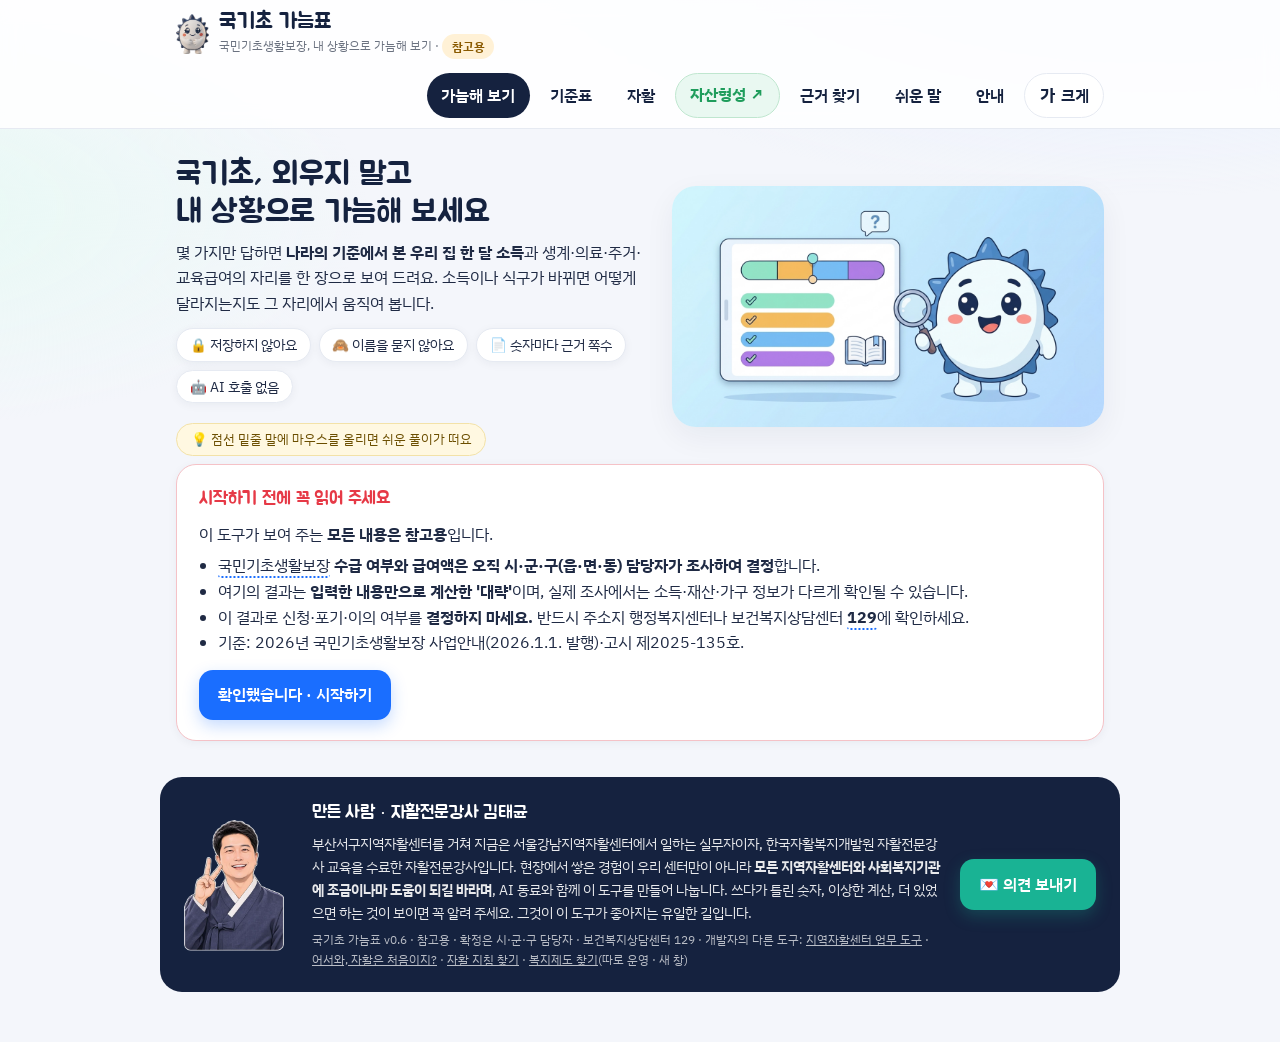
<file: index.html>
<!doctype html>
<html lang="ko">
<head>
<meta charset="utf-8">
<meta name="viewport" content="width=device-width, initial-scale=1">
<title>국기초 가늠표</title>
<meta name="description" content="국민기초생활보장 수급을 내 상황으로 가늠해 보는 참고용 도구. 확정은 시·군·구 담당자가 합니다.">
<link rel="stylesheet" href="css/style.css?v=19">
</head>
<body>
<header class="top">
  <div class="wrap">
    <div class="brand">
      <img src="img/전신_미소.png" alt="굿균">
      <div><h1>국기초 가늠표</h1><div class="tag">국민기초생활보장, 내 상황으로 가늠해 보기 · <span class="badge">참고용</span></div></div>
    </div>
    <nav class="tabs">
      <button data-go="gate" class="on">가늠해 보기</button>
      <button data-go="table">기준표</button>
      <button data-go="jahwal">자활</button>
      <a class="navlink" href="asset/" id="nav-asset" target="_blank" rel="noopener" title="자산형성 길잡이 (새 창)">자산형성 ↗</a>
      <button data-go="search">근거 찾기</button>
      <button data-go="terms">쉬운 말</button>
      <button data-go="about">안내</button>
    </nav>
  </div>
</header>

<main class="wrap">
  <!-- ① 들어가기: 히어로 + 면책 -->
  <section id="v-gate" class="view on">
    <div class="hero">
      <div>
        <h2>국기초, 외우지 말고<br>내 상황으로 가늠해 보세요</h2>
        <p>몇 가지만 답하면 <b>나라의 기준에서 본 우리 집 한 달 소득</b>과 생계·의료·주거·교육급여의 자리를 한 장으로 보여 드려요. 소득이나 식구가 바뀌면 어떻게 달라지는지도 그 자리에서 움직여 봅니다.</p>
        <div class="reassure"><span>🔒 저장하지 않아요</span><span>🙈 이름을 묻지 않아요</span><span>📄 숫자마다 근거 쪽수</span><span>🤖 AI 호출 없음</span></div>
        <div class="tip">💡 점선 밑줄 말에 마우스를 올리면 쉬운 풀이가 떠요</div>
      </div>
      <img src="img/hero.png?v=2" alt="가늠표 한 장을 돋보기로 살펴보는 굿균 — 묻고, 가늠하고, 근거를 연다">
    </div>
    <div class="gate">
      <h3>시작하기 전에 꼭 읽어 주세요</h3>
      <p style="margin:.2rem 0">이 도구가 보여 주는 <b>모든 내용은 참고용</b>입니다.</p>
      <ul>
        <li>국민기초생활보장 <b>수급 여부와 급여액은 오직 시·군·구(읍·면·동) 담당자가 조사하여 결정</b>합니다.</li>
        <li>여기의 결과는 <b>입력한 내용만으로 계산한 '대략'</b>이며, 실제 조사에서는 소득·재산·가구 정보가 다르게 확인될 수 있습니다.</li>
        <li>이 결과로 신청·포기·이의 여부를 <b>결정하지 마세요.</b> 반드시 주소지 행정복지센터나 보건복지상담센터 <b>129</b>에 확인하세요.</li>
        <li>기준: 2026년 국민기초생활보장 사업안내(2026.1.1. 발행)·고시 제2025-135호.</li>
      </ul>
      <div class="btns"><button id="agree">확인했습니다 · 시작하기</button></div>
    </div>
  </section>

  <!-- 갈래 고르기 -->
  <section id="v-mode" class="view">
    <h2>어떻게 시작할까요?</h2>
    <div class="row">
      <div class="card pick" data-go="free">
        <img src="img/전신_생각중.png" alt="">
        <div><h3>내 상황을 글로 쓸게요</h3><p class="muted" style="margin:0">"서울 강남에 월세 60만원으로 살고 아이가 2명, 월급 80만원에 국민연금 20만원 받아요" 처럼 편하게. 읽어 드리고 빠진 것만 여쭤 봐요.</p></div>
      </div>
      <div class="card pick" data-go="interview">
        <img src="img/듣기.png" alt="">
        <div><h3>질문에 답할게요</h3><p class="muted" style="margin:0">막막하면 이쪽. 한 화면에 질문 하나씩, 꼭 필요한 것만. 질문 아래에 어려운 말 풀이가 같이 나와요. 모르면 '모름'.</p></div>
      </div>
      <div class="card pick" data-go="cases">
        <img src="img/전신_궁금.png" alt="">
        <div><h3>가상 사례로 연습할게요</h3><p class="muted" style="margin:0">실무자 훈련용. 가상의 상담일지 다섯 건을 읽고 직접 입력해 보거나, 정답 가늠표를 바로 봐요. 인물·숫자는 전부 가상.</p></div>
      </div>
    </div>
    <div class="tip">💡 <b>점선 밑줄</b>이 있는 말에 <b>마우스를 올리면</b>(폰은 톡 누르면) 쉬운 풀이가 떠요. 한번 해 보세요 → <span class="term" data-term="소득인정액">소득인정액</span></div>
  </section>

  <!-- 기준표 -->
  <section id="v-table" class="view">
    <h2>2026년 기준표 — 가구원 수별 기준 중위소득과 급여별 선정기준</h2>
    <p class="muted">이 표 하나면 "우리 집 몇 인 가구, 선은 얼마"가 바로 보여요. 아래 버튼으로 그림(PNG)으로 저장해 교육 자료나 상담 자리에 쓰세요. 숫자는 고시 제2025-135호 그대로예요.</p>
    <div id="ktable"></div>
  </section>

  <!-- 갈래 A: 자유 글 -->
  <section id="v-free" class="view">
    <h2>내 상황을 글로 써 주세요</h2>
    <div class="card">
      <textarea id="free-text" placeholder="예) 나는 55살이고 부산에서 혼자 살아. 월세 보증금 500만원에 월세 35만원. 자활근로로 120만원 받고 통장에 300만원쯤 있어. 차는 없고 대출 200만원."></textarea>
      <div class="btns"><button id="free-read">읽어 보기</button><button class="ghost" data-go="mode">뒤로</button></div>
    </div>
    <div id="free-card"></div>
  </section>

  <!-- 갈래 B: 질문 -->
  <section id="v-interview" class="view">
    <div class="progress"><i id="prog" style="width:0%"></i></div>
    <div class="iv-grid">
      <div id="iv" class="card"></div>
      <aside class="gg-side"><div class="bubble" id="gg-say">하나씩 천천히요. 모르면 '모름'이에요.</div><img id="gg-img" src="img/듣기.png" alt="굿균"></aside>
    </div>
  </section>

  <!-- 가늠표 -->
  <section id="v-result" class="view">
    <div id="sheet"></div>
    <div class="btns noprint">
      <button id="to-change">무엇이 바뀌면? 움직여 보기 →</button>
      <button class="ghost" id="print">인쇄 · PDF로 저장</button>
      <button class="ghost" id="edit-back">입력 고치기</button>
      <button class="ghost" id="restart">처음부터</button>
    </div>
  </section>

  <!-- 가상 사례 -->
  <section id="v-cases" class="view"><div id="cases"></div></section>

  <!-- 자활 탭 -->
  <section id="v-jahwal" class="view"><div id="jahwal"></div></section>

  <!-- 변화 보기 -->
  <section id="v-change" class="view"><div id="change"></div></section>

  <!-- 근거 찾기 -->
  <section id="v-search" class="view">
    <h2>근거 찾기</h2>
    <div class="notice soft">여기서는 <b>답을 만들지 않아요.</b> 현장 말로 치면 2026년 사업안내·자활사업안내에서 <b>관련 쪽수와 제목</b>을 찾아 드려요. 원문은 그 쪽을 직접 열어 확인하세요. 적용 여부는 담당자가 판단해요.</div>
    <div class="card">
      <input type="text" id="sq" placeholder="예) 군대 간 아들, 용돈, 차, 통장, 자활근로 공제, 부양의무자, 이의신청">
      <div class="btns"><button id="sgo">찾기</button></div>
      <div class="chips small" id="sq-examples" style="margin-top:10px"></div>
    </div>
    <div id="sres"></div>
  </section>

  <!-- 쉬운 말 -->
  <section id="v-terms" class="view">
    <h2>정말 쉬운 용어 사전</h2>
    <p class="muted">국기초에서 나오는 말을 초등학생도 알아듣게 풀었어요. 정확한 정의는 사업안내 원문이 기준이고, 이건 '먼저 감 잡기'용이에요.</p>
    <div class="card"><input type="text" id="tq" placeholder="찾을 말 (예: 소득인정액, 부양의무자, 기본재산액)"><div class="btns"><button class="ghost" id="t-print">🖨️ A4로 인쇄 (용어 카드)</button></div></div>
    <div id="tlist"></div>
  </section>

  <!-- 안내 -->
  <section id="v-about" class="view">
    <h2>이 도구는</h2>
    <div class="card">
      <p>지역자활센터 실무자와 자활 참여자가 <b>국민기초생활보장 제도를 내 상황으로 가늠해 보고, 근거가 되는 쪽을 바로 찾아보게</b> 하려고 만든 참고용 도구예요. 상담하듯 몇 가지를 묻고, 한 장짜리 가늠표를 보여 주고, 소득이나 가구원이 바뀌면 어떻게 달라지는지 그 자리에서 움직여 봐요.</p>
      <ul>
        <li><b>답을 지어내지 않아요.</b> 계산은 사업안내의 산식과 그해 고시 숫자로만 하고, 모든 숫자 옆에 쪽수를 달아요. 근거 찾기는 쪽수와 제목만 알려 주고 원문은 직접 열게 해요(사업안내는 무단전재·무단인용 금지 표기가 있어 본문을 싣지 않아요).</li>
        <li><b>저장하지 않아요.</b> 서버가 없고 계산은 이 브라우저 안에서만 돼요. 이름·주민번호·연락처 칸이 없어요.</li>
        <li><b>확정은 담당자가 해요.</b> 시작 전, 결과지 머리와 꼬리, 인쇄물에 같은 말을 반복해 둔 이유예요.</li>
        <li><b>자활 탭과 가상 사례.</b> 「자활」 탭은 사업안내 가운데 자활센터가 매일 만나는 부분(참여 자격·자활근로 유형·소득공제·특례·자산형성)만 떼어 모은 것이고, 「가상 사례」는 실무자 훈련용 상담일지 5건이에요(인물·숫자 전부 가상).</li>
        <li><b>자산형성 길잡이.</b> 「자산형성 ↗」(<a href="asset/" target="_blank" rel="noopener">asset/</a>)은 희망저축계좌Ⅰ·Ⅱ·청년내일저축계좌만 따로 모은 화면이에요 — 가입 자격 가늠, 통장 비교·3년 어림, 가입 뒤 유지·만기, 담당자 상담·사례, 쉬운 말. 가늠표 결과에서 넘어가면 우리 집 숫자를 이어받아요(저장 없음).</li>
        <li><b>매년 바뀌어요.</b> 7월 말 중앙생활보장위원회 → 8월 초 고시 → 다음 해 1월 1일 사업안내. 숫자 파일만 갈아 끼워요. 지금은 2026년 판이에요.</li>
      </ul>
      <p class="muted">원문: 보건복지부 고시 제2025-135호 「2026년 기준 중위소득 및 생계·의료급여 선정기준과 최저보장수준」 · 『2026년 국민기초생활보장 사업안내』(2026.1.1.) · 『2026년 자활사업안내』 · 복지부 보도자료 2025-07-31, 2026-01-01.</p>
      <p class="other-tool"><b>개발자의 다른 도구</b> — <a href="https://jahwalktg.github.io/jahwal-tools/" target="_blank" rel="noopener">지역자활센터 업무 도구</a>: 실무자용 계산기·서식·명단·홍보 도구 모음(저장 없음) · <a href="https://jahwalktg.github.io/jahwal-start/" target="_blank" rel="noopener">어서와, 자활은 처음이지?</a>: 신입 실무자를 위한 쉬운 말 사전과 업무 절차 안내 · <a href="https://jahwalktg.github.io/jahwal-search/" target="_blank" rel="noopener">자활 지침 찾기</a>: 낱말 하나로 자활사업 안내·자산형성 안내·국민기초생활보장 안내의 쪽수와 문장을 바로 찾기 · <a href="https://jahwalktg.github.io/bokjiro-search/" target="_blank" rel="noopener">복지제도 찾기</a>: 대상자 조건으로 복지로의 중앙부처·지자체 제도를 찾아 원문·문의처·날짜까지. <span class="muted">이 도구와 따로 운영 · 새 창</span></p>
      <p class="muted">굿균은 화면 안에서만 사는 '화면 속 안내자'예요. 화면 밖의 판단은 언제나 사람 몫이고요.</p>
    </div>
  </section>
</main>

<div id="pop" class="pop" hidden></div>
<div id="modal" hidden></div>

<footer>
  <div class="maker">
    <img src="img/maker_v.webp" alt="만든 사람 김태균 캐릭터">
    <div>
      <h3>만든 사람 · 자활전문강사 김태균</h3>
      <p>부산서구지역자활센터를 거쳐 지금은 서울강남지역자활센터에서 일하는 실무자이자, 한국자활복지개발원 자활전문강사 교육을 수료한 자활전문강사입니다. 현장에서 쌓은 경험이 우리 센터만이 아니라 <b>모든 지역자활센터와 사회복지기관에 조금이나마 도움이 되길 바라며</b>, AI 동료와 함께 이 도구를 만들어 나눕니다. 쓰다가 틀린 숫자, 이상한 계산, 더 있었으면 하는 것이 보이면 꼭 알려 주세요. 그것이 이 도구가 좋아지는 유일한 길입니다.</p>
      <div class="mini">국기초 가늠표 v0.6 · 참고용 · 확정은 시·군·구 담당자 · 보건복지상담센터 129 · 개발자의 다른 도구: <a href="https://jahwalktg.github.io/jahwal-tools/" target="_blank" rel="noopener">지역자활센터 업무 도구</a> · <a href="https://jahwalktg.github.io/jahwal-start/" target="_blank" rel="noopener">어서와, 자활은 처음이지?</a> · <a href="https://jahwalktg.github.io/jahwal-search/" target="_blank" rel="noopener">자활 지침 찾기</a> · <a href="https://jahwalktg.github.io/bokjiro-search/" target="_blank" rel="noopener">복지제도 찾기</a>(따로 운영 · 새 창)</div>
    </div>
    <button class="mint" id="fb-open">💌 의견 보내기</button>
  </div>
</footer>
<script src="js/fontsize.js?v=2" defer></script>
<script type="module" src="js/app.js?v=19"></script>
<script src="https://jahwalktg.github.io/contact.js" defer></script>
</body>
</html>
</file>
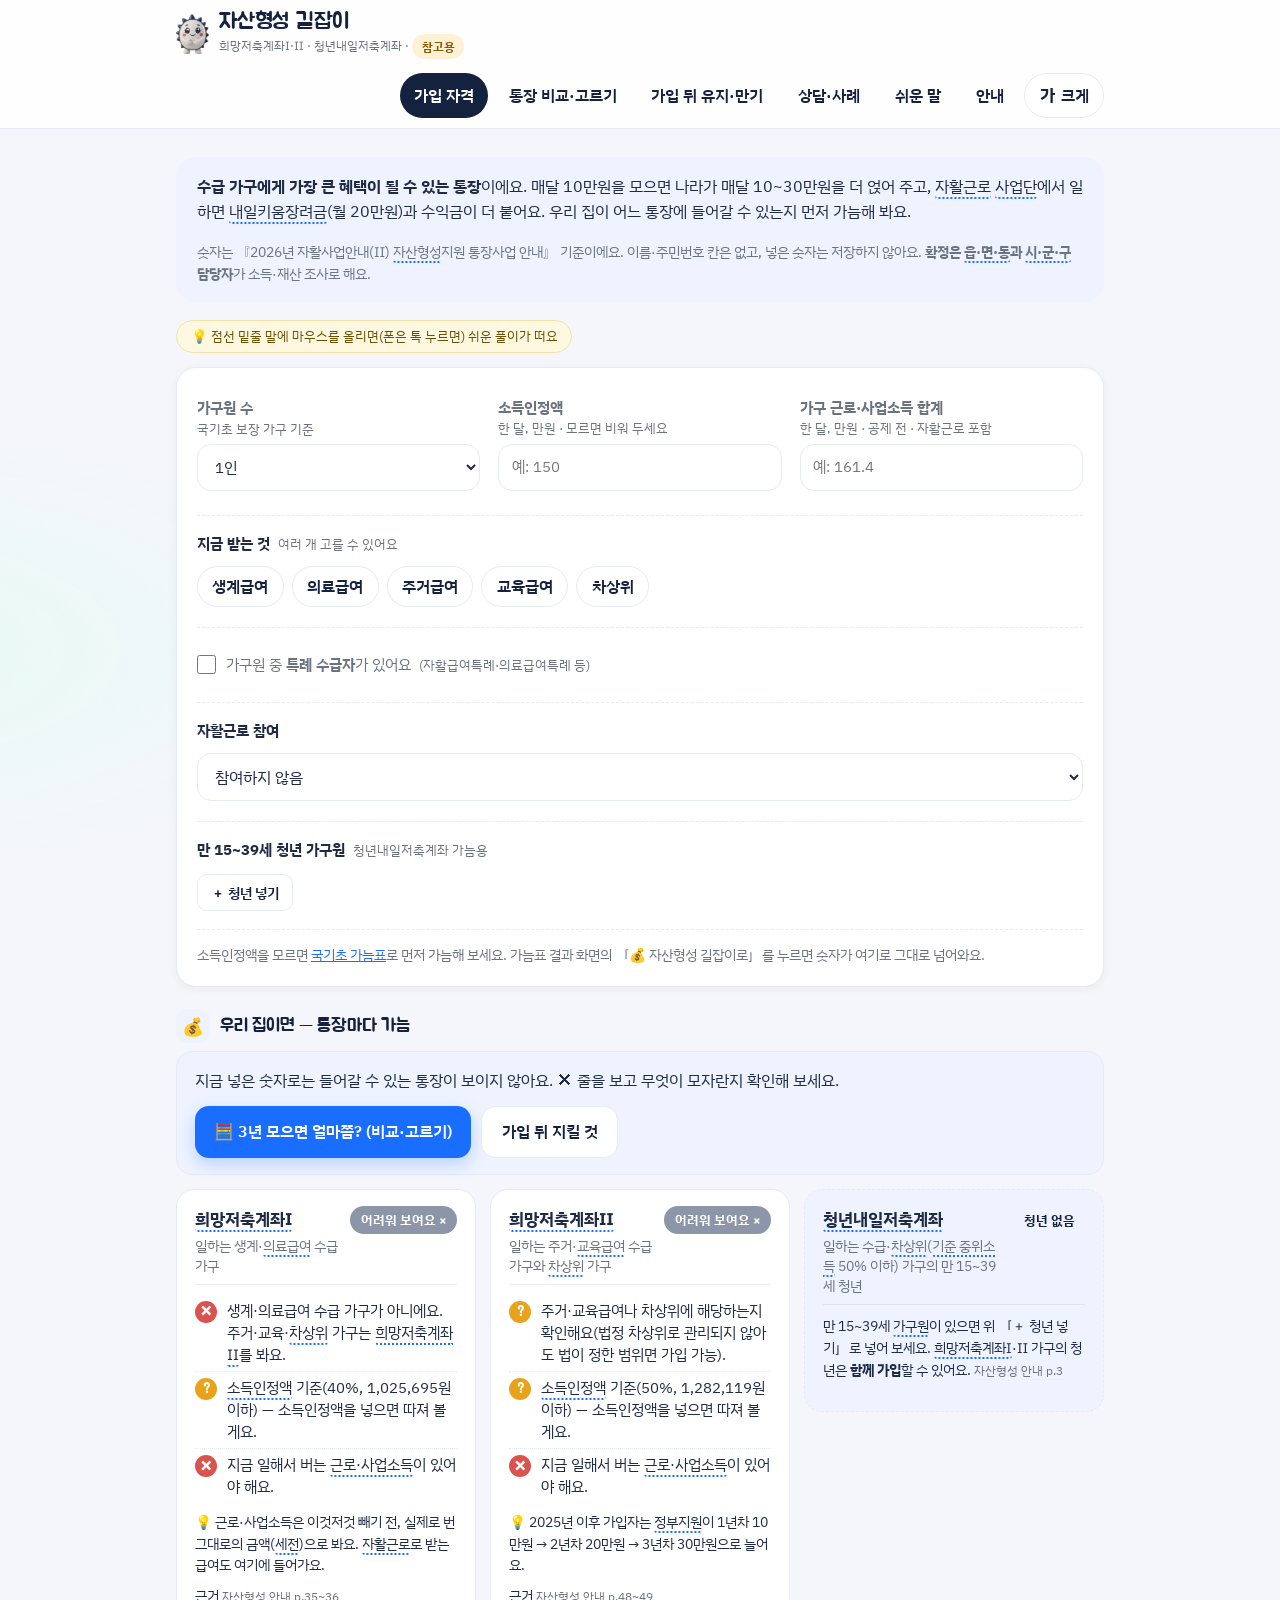
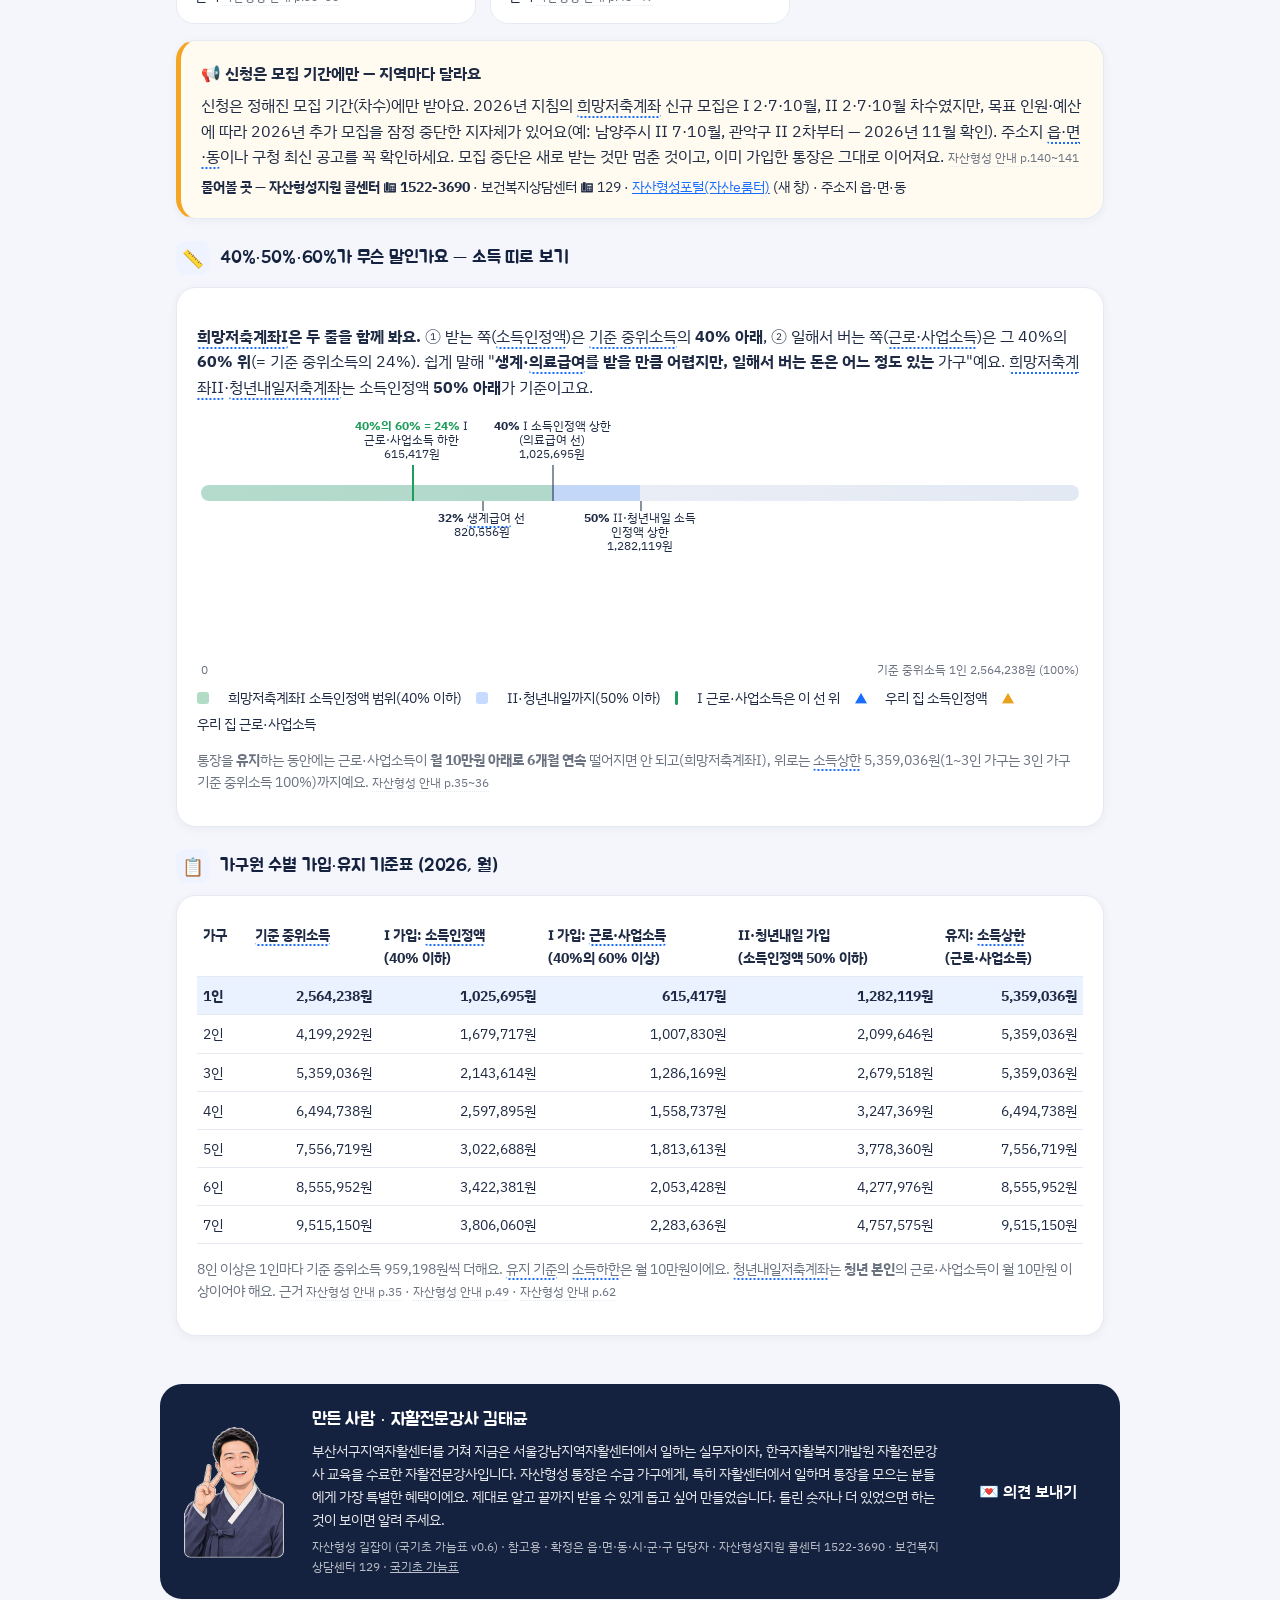
<file: asset/index.html>
<!doctype html>
<html lang="ko">
<head>
<meta charset="utf-8">
<meta name="viewport" content="width=device-width, initial-scale=1">
<title>자산형성 길잡이</title>
<meta name="description" content="희망저축계좌Ⅰ·Ⅱ·청년내일저축계좌 — 가입 자격 가늠, 통장 비교, 가입 뒤 유지·만기 안내, 담당자 상담·사례. 참고용, 확정은 읍·면·동과 시·군·구 담당자가 합니다.">
<link rel="stylesheet" href="../css/style.css?v=19">
<link rel="stylesheet" href="asset.css?v=6">
</head>
<body>
<header class="top">
  <div class="wrap">
    <div class="brand">
      <img src="../img/전신_미소.png" alt="굿균">
      <div><h1>자산형성 길잡이</h1><div class="tag">희망저축계좌Ⅰ·Ⅱ · 청년내일저축계좌 · <span class="badge">참고용</span></div></div>
    </div>
    <nav class="tabs">
      <button data-go="judge" class="on">가입 자격</button>
      <button data-go="compare">통장 비교·고르기</button>
      <button data-go="keep">가입 뒤 유지·만기</button>
      <button data-go="counsel">상담·사례</button>
      <button data-go="terms">쉬운 말</button>
      <button data-go="about">안내</button>
    </nav>
  </div>
</header>

<main class="wrap">
  <div id="handoff"></div>

  <!-- ① 가입 자격 가늠 -->
  <section id="v-judge" class="view on">
    <div class="intro card soft">
      <p><b>수급 가구에게 가장 큰 혜택이 될 수 있는 통장</b>이에요. 매달 10만원을 모으면 나라가 매달 10~30만원을 더 얹어 주고, 자활근로 사업단에서 일하면 내일키움장려금(월 20만원)과 수익금이 더 붙어요. 우리 집이 어느 통장에 들어갈 수 있는지 먼저 가늠해 봐요.</p>
      <p class="small muted">숫자는 『2026년 자활사업안내(Ⅱ) 자산형성지원 통장사업 안내』 기준이에요. 이름·주민번호 칸은 없고, 넣은 숫자는 저장하지 않아요. <b>확정은 읍·면·동과 시·군·구 담당자</b>가 소득·재산 조사로 해요.</p>
    </div>
    <div class="tipbox"></div>
    <div class="card" id="form"></div>
    <div id="judgeOut"></div>
    <div class="sec"><div class="ico">📏</div><h3>40%·50%·60%가 무슨 말인가요 — 소득 띠로 보기</h3></div>
    <div class="card" id="band"></div>
    <div class="sec"><div class="ico">📋</div><h3>가구원 수별 가입·유지 기준표 (2026, 월)</h3></div>
    <div class="card" id="ltable"></div>
  </section>

  <!-- ② 통장 비교·고르기 -->
  <section id="v-compare" class="view">
    <div class="tipbox"></div>
    <div class="sec"><div class="ico">🧭</div><h3>세 통장 한눈에</h3></div>
    <div class="card" id="cmpTable"></div>
    <div class="sec"><div class="ico">🧮</div><h3>3년 모으면 얼마쯤 — 우리 경우로 어림</h3></div>
    <div class="card" id="calc"></div>
    <div class="sec"><div class="ico">🤔</div><h3>고를 때 생각할 것</h3></div>
    <div class="card" id="choose"></div>
  </section>

  <!-- ③ 가입 뒤 유지·만기 -->
  <section id="v-keep" class="view"><div class="tipbox"></div><div id="keep"></div></section>

  <!-- ④ 상담·사례 -->
  <section id="v-counsel" class="view"><div class="tipbox"></div><div id="counsel"></div></section>

  <!-- 쉬운 말 -->
  <section id="v-terms" class="view">
    <h2>자산형성에 나오는 말, 쉽게</h2>
    <div class="card"><p class="small muted">통장 안내에는 어려운 말이 많아요. 초등학생도 알 수 있게 풀었어요. 화면 곳곳의 <span class="term no-pop">점선 밑줄</span> 말을 누르면 같은 풀이가 떠요.</p>
      <input type="text" id="tq" placeholder="찾을 말 (예: 탈수급, 만기, 환수, 적립중지, 내일키움)">
      <div class="btns"><button class="ghost" onclick="window.print()">🖨️ 이 목록 A4로 인쇄</button></div></div>
    <div id="tlist"></div>
  </section>

  <!-- ⑤ 안내 -->
  <section id="v-about" class="view">
    <h2>이 도구는</h2>
    <div class="card">
      <p>국기초 가늠표의 한 갈래로, <b>자산형성지원 통장</b>(희망저축계좌Ⅰ·Ⅱ, 청년내일저축계좌)만 따로 모은 참고용 도구예요. 세 가지 쓰임을 생각하고 만들었어요.</p>
      <ul>
        <li><b>가입을 고민하는 수급 가구</b> — 우리 집이 들어갈 수 있는 통장, 3년 뒤 모이는 돈, 받으려면 지킬 조건.</li>
        <li><b>이미 가입한 분</b> — 만기·유예 끝 날짜, 매달·해마다 지킬 것, 통장이 깨지는 경우와 받는 돈의 차이.</li>
        <li><b>자산형성 담당자</b> — 상담 순서 확인 목록, 가상 사례 연습, 상담 결과 한 장 인쇄.</li>
      </ul>
      <ul>
        <li><b>쉬운 말로 써요.</b> 초등학생이 읽어도 알 수 있게 쓰고, 어려운 말에는 점선 밑줄을 그어 누르면 풀이가 뜨게 했어요(「쉬운 말」 탭에 모아 두었어요).</li>
        <li><b>저장하지 않아요.</b> 서버가 없고, 계산은 이 브라우저 안에서만 돼요. 국기초 가늠표에서 넘어올 때도 숫자만 주소 뒤(#)에 실어 오고, 그 부분은 인터넷으로 보내지지 않아요.</li>
        <li><b>확정은 담당자가 해요.</b> 가입은 공적 자료로 소득·재산을 조사해 시·군·구가 결정해요. 지급 요건(탈수급·교육·자금사용계획서)도 담당자가 확인해요.</li>
        <li><b>탈수급장려금 금액</b>은 가입 연도마다 달라 지침에 숫자가 없어요. 이 도구도 금액을 넣지 않았어요.</li>
        <li><b>이자</b>는 통장 약관의 약정이율을 따르므로 어림에 넣지 않았어요.</li>
        <li><b>모집은 지역마다 달라요.</b> 2026년에는 추가 모집을 잠정 중단한 지자체가 있어요(남양주시·관악구 공지, 2026년 11월 확인). 주소지 공고를 확인하세요.</li>
        <li><b>물어볼 곳</b> — 자산형성지원 콜센터 ☎ 1522-3690 · 보건복지상담센터 ☎ 129 · <a href="https://hope.welfareinfo.or.kr/" target="_blank" rel="noopener">자산형성포털(자산e룸터)</a> · 주소지 읍·면·동</li>
      </ul>
      <p class="muted">원문: 『2026년 자활사업안내(Ⅱ) 자산형성지원 통장사업 안내』(보건복지부·한국자활복지개발원) · 보건복지부 고시 제2025-135호(2026년 기준 중위소득). 쪽수는 책에 인쇄된 쪽이에요. 개편 전 통장(희망키움통장Ⅰ·Ⅱ, 내일키움통장, 청년희망키움통장, 청년저축계좌)은 새로 가입하지 않아 여기서 다루지 않아요.</p>
      <p><a href="../">← 국기초 가늠표로</a></p>
      <p class="other-tool"><b>개발자의 다른 도구</b> — <a href="https://jahwalktg.github.io/jahwal-tools/" target="_blank" rel="noopener">지역자활센터 업무 도구</a>: 실무자용 계산기·서식·명단·홍보 도구 모음 · <a href="https://jahwalktg.github.io/jahwal-start/" target="_blank" rel="noopener">어서와, 자활은 처음이지?</a>: 신입 실무자를 위한 쉬운 말 사전과 업무 절차 안내 · <a href="https://jahwalktg.github.io/jahwal-search/" target="_blank" rel="noopener">자활 지침 찾기</a>: 낱말 하나로 자활사업 안내·자산형성 안내·국민기초생활보장 안내의 쪽수와 문장을 바로 찾기 · <a href="https://jahwalktg.github.io/bokjiro-search/" target="_blank" rel="noopener">복지제도 찾기</a>: 대상자 조건으로 복지로의 중앙부처·지자체 제도를 찾아 원문·문의처·날짜까지. <span class="muted">따로 운영 · 새 창</span></p>
    </div>
  </section>
</main>

<div id="pop" class="pop" hidden></div>

<footer>
  <div class="maker">
    <img src="../img/maker_v.webp" alt="만든 사람 김태균 캐릭터">
    <div>
      <h3>만든 사람 · 자활전문강사 김태균</h3>
      <p>부산서구지역자활센터를 거쳐 지금은 서울강남지역자활센터에서 일하는 실무자이자, 한국자활복지개발원 자활전문강사 교육을 수료한 자활전문강사입니다. 자산형성 통장은 수급 가구에게, 특히 자활센터에서 일하며 통장을 모으는 분들에게 가장 특별한 혜택이에요. 제대로 알고 끝까지 받을 수 있게 돕고 싶어 만들었습니다. 틀린 숫자나 더 있었으면 하는 것이 보이면 알려 주세요.</p>
      <div class="mini">자산형성 길잡이 (국기초 가늠표 v0.6) · 참고용 · 확정은 읍·면·동·시·군·구 담당자 · 자산형성지원 콜센터 1522-3690 · 보건복지상담센터 129 · <a href="../">국기초 가늠표</a></div>
    </div>
    <a class="mint fbbtn" href="mailto:jahwalktg@gmail.com?subject=%EC%9E%90%EC%82%B0%ED%98%95%EC%84%B1%20%EA%B8%B8%EC%9E%A1%EC%9D%B4%20%EC%9D%98%EA%B2%AC">💌 의견 보내기</a>
  </div>
</footer>
<script src="../js/fontsize.js?v=2" defer></script>
<script type="module" src="asset.js?v=5"></script>
<script src="https://jahwalktg.github.io/contact.js" defer></script>
</body>
</html>
</file>
<file: css/style.css>
@import url('https://fonts.googleapis.com/css2?family=IBM+Plex+Sans+KR:wght@400;500;700&family=Jua&display=swap');
:root {
  --blue: #1A6EFF; --blue-d: #1557CC; --navy: #15223F; --red: #E63946; --mint: #19B394; --amber: #F5A524; --violet: #7C5CFF;
  --bg: #F4F6FB; --card: #fff; --line: #E6EAF2; --muted: #6B7280; --text: #1F2A44;
  --okbg: #E9F8F1; --warnbg: #FFF5E0; --nobg: #F2F4F8; --soft: #EEF3FF; --violetbg: #F1EDFF;
  --radius: 20px; --shadow: 0 10px 30px rgba(21,34,63,.06); --shadow-s: 0 2px 10px rgba(21,34,63,.05);
}
* { box-sizing: border-box; }
html, body { margin: 0; color: var(--text); font-family: 'IBM Plex Sans KR', 'Malgun Gothic', sans-serif; font-size: 16px; line-height: 1.6;
  background: radial-gradient(1200px 500px at 90% -10%, #E3ECFF 0%, rgba(227,236,255,0) 60%), radial-gradient(900px 400px at -10% 20%, #E7FAF4 0%, rgba(231,250,244,0) 55%), var(--bg); }
h1, h2, h3, .jua { font-family: 'Jua', 'IBM Plex Sans KR', sans-serif; font-weight: 400; letter-spacing: -.01em; color: var(--navy); }
h1 { font-size: 2rem; margin: 0; } h2 { font-size: 1.45rem; margin: 1.1rem 0 .5rem; } h3 { font-size: 1.12rem; margin: 1rem 0 .4rem; }
a { color: var(--blue); }
button { font: inherit; cursor: pointer; border: 0; border-radius: 14px; padding: .78rem 1.2rem; background: var(--blue); color: #fff; font-weight: 600; box-shadow: 0 6px 16px rgba(26,110,255,.25); transition: transform .08s, box-shadow .2s; }
button:hover { transform: translateY(-1px); } button:active { transform: translateY(0); }
button.ghost { background: #fff; color: var(--navy); border: 1.5px solid var(--line); box-shadow: none; }
button.mint { background: var(--mint); box-shadow: 0 6px 16px rgba(25,179,148,.25); }
button:disabled { opacity: .45; cursor: default; }
input[type=number], input[type=text], select, textarea { font: inherit; width: 100%; padding: .68rem .8rem; border: 1.5px solid var(--line); border-radius: 14px; background: #fff; color: var(--text); transition: border-color .15s, box-shadow .15s; }
input:focus, select:focus, textarea:focus { outline: none; border-color: var(--blue); box-shadow: 0 0 0 4px rgba(26,110,255,.12); }
textarea { min-height: 120px; resize: vertical; }
label { display: block; font-size: .92rem; color: var(--muted); margin: .6rem 0 .25rem; }
.wrap { max-width: 960px; margin: 0 auto; padding: 16px; }
/* ===== 상단 ===== */
header.top { background: rgba(255,255,255,.85); backdrop-filter: blur(10px); border-bottom: 1px solid var(--line); position: sticky; top: 0; z-index: 20; }
header.top .wrap { display: flex; align-items: center; gap: 14px; flex-wrap: wrap; padding: 10px 16px; }
.brand { display: flex; align-items: center; gap: 10px; }
.brand img { height: 40px; width: auto; }
.brand h1 { font-size: 1.35rem; line-height: 1.1; }
.brand .tag { font-size: .78rem; color: var(--muted); }
nav.tabs { margin-left: auto; display: flex; gap: 6px; flex-wrap: wrap; }
nav.tabs button { background: transparent; color: var(--navy); padding: .5rem .9rem; border-radius: 999px; box-shadow: none; font-weight: 600; }
nav.tabs button.on { background: var(--navy); color: #fff; }
/* 휴대폰: 결과지 계산 내역 표가 화면보다 넓으면 표만 옆으로 밀어 보기 (2026-11-02) */
@media screen and (max-width: 720px) { .sheet details table.rc { display: block; overflow-x: auto; -webkit-overflow-scrolling: touch; } .sheet details table.rc td.n { white-space: nowrap; } }
/* 글자 크게 (js/fontsize.js) */
html.fs1, html.fs1 body { font-size: 18px; } html.fs2, html.fs2 body { font-size: 20px; }
nav.tabs button.fsbtn { border: 1.5px solid var(--line); background: #fff; color: var(--navy); }
nav.tabs button.fsbtn span { font-weight: 800; font-size: 1.05em; margin-right: 2px; }
@media print { nav.tabs button.fsbtn { display: none; } }
nav.tabs a.navlink { padding: .5rem .9rem; border-radius: 999px; font-weight: 700; color: #1F9D5C; text-decoration: none; border: 1.5px solid #BFE6CF; background: var(--okbg); }
.badge { display: inline-block; font-size: .76rem; padding: .18rem .6rem; border-radius: 999px; background: #FFF1D6; color: #8A5A00; font-weight: 700; vertical-align: middle; }
/* ===== 공통 ===== */
.card { background: var(--card); border: 1px solid var(--line); border-radius: var(--radius); padding: 20px; margin: 12px 0; box-shadow: var(--shadow-s); }
.card.soft { background: var(--soft); border-color: transparent; box-shadow: none; }
.row { display: flex; gap: 14px; flex-wrap: wrap; }
.row > * { flex: 1 1 240px; }
.btns { display: flex; gap: 10px; flex-wrap: wrap; margin-top: 14px; }
.muted { color: var(--muted); font-size: .92rem; }
.small { font-size: .86rem; }
.view { display: none; } .view.on { display: block; animation: rise .35s ease; }
@keyframes rise { from { transform: translateY(8px); } to { transform: none; } }
.sec { display: flex; align-items: center; gap: 10px; margin: 22px 0 8px; }
.sec .ico { width: 34px; height: 34px; border-radius: 10px; display: grid; place-items: center; background: var(--soft); font-size: 1.1rem; }
.sec h3 { margin: 0; }
/* 쉬운 말 */
.term { border-bottom: 2px dotted var(--blue); cursor: help; transition: background .15s; border-radius: 3px; }
.term:hover { background: #EEF3FF; }
.tip { display: inline-flex; gap: 6px; align-items: center; flex-wrap: wrap; background: #FFF8E1; border: 1px solid #F3E2A8; border-radius: 999px; padding: .3rem .85rem; font-size: .84rem; color: #6B4E00; margin: 6px 0 2px; }
/* 기준표 */
.ktable { width: 100%; border-collapse: collapse; font-size: .9rem; }
.ktable th, .ktable td { padding: 8px 8px; border-bottom: 1px solid var(--line); text-align: right; white-space: nowrap; font-variant-numeric: tabular-nums; }
.ktable th { color: var(--muted); font-weight: 600; font-size: .82rem; }
.ktable th:first-child, .ktable td:first-child { text-align: left; }
.ktable tr.me td { background: var(--soft); font-weight: 700; }
.ktable td.bar-td { width: 34%; white-space: normal; }
.bar { height: 10px; background: #E6EAF2; border-radius: 5px; overflow: hidden; position: relative; }
.bar i { display: block; height: 100%; border-radius: 5px; }
.bar b { position: absolute; top: -3px; width: 2px; height: 16px; background: var(--navy); }
.svgwrap svg { width: 100%; height: auto; border: 1px solid var(--line); border-radius: 16px; background: #fff; box-shadow: var(--shadow-s); }
.k-card { padding: 22px; }
.k-live { display: grid; grid-template-columns: 240px 1fr; gap: 20px; align-items: center; margin-top: 14px; }
.k-med { background: linear-gradient(135deg, #EEF3FF, #F8FAFF); border: 1px solid #DCE6FF; border-radius: 18px; padding: 18px; }
.k-med .lab { font-size: .88rem; color: var(--muted); } .k-med .lab span { font-family: 'Jua'; font-size: 1.5rem; color: var(--blue); }
.k-med .num { font-family: 'Jua'; font-size: 1.9rem; color: var(--navy); line-height: 1.15; font-variant-numeric: tabular-nums; }
.k-row { display: grid; grid-template-columns: 150px 1fr 120px; gap: 10px; align-items: center; margin: 8px 0; }
.k-name { font-weight: 700; font-size: .9rem; }
.k-bar { height: 16px; background: #EEF0F4; border-radius: 8px; overflow: hidden; }
.k-bar i { display: block; height: 100%; border-radius: 8px; transition: width .7s cubic-bezier(.2,.8,.2,1); }
.k-amt { text-align: right; font-variant-numeric: tabular-nums; font-weight: 600; }
@media (max-width: 640px) { .k-live { grid-template-columns: 1fr; } .k-row { grid-template-columns: 1fr; gap: 2px; } .k-amt { text-align: left; } }
.benefit-basics { display: grid; grid-template-columns: repeat(2, 1fr); gap: 10px; margin-top: 8px; }
.bb { border: 1.5px solid var(--line); border-radius: 16px; padding: 12px 14px; background: #fff; font-size: .9rem; }
.bb .h { font-weight: 700; margin-bottom: 4px; } .bb .big { font-family: 'Jua'; font-size: 1.3rem; color: var(--blue); }
@media (max-width: 640px) { .benefit-basics { grid-template-columns: 1fr; } .ktable td.bar-td { display: none; } }
.pop { position: absolute; z-index: 50; max-width: 330px; background: var(--navy); color: #fff; padding: 14px 16px; border-radius: 16px; font-size: .9rem; line-height: 1.55; box-shadow: 0 14px 40px rgba(21,34,63,.3); }
.pop b { color: #FFD166; display: block; margin-bottom: 4px; font-family: 'Jua'; font-weight: 400; font-size: 1.02rem; }
.pop .x { position: absolute; right: 6px; top: 4px; color: #fff; opacity: .7; background: none; box-shadow: none; padding: 2px 8px; }
.glossary { margin-top: 14px; border-top: 1px dashed var(--line); padding-top: 10px; }
.glossary .gt { font-size: .8rem; color: var(--muted); margin-bottom: 6px; }
.glossary dl { margin: 0; display: grid; grid-template-columns: max-content 1fr; gap: 4px 12px; font-size: .88rem; }
.glossary dt { font-weight: 700; color: var(--blue); } .glossary dd { margin: 0; color: var(--text); }
.tlist .t { background: #fff; border: 1px solid var(--line); border-radius: 16px; padding: 12px 16px; margin: 8px 0; box-shadow: var(--shadow-s); }
.tlist .t b { font-family: 'Jua'; font-weight: 400; font-size: 1.05rem; color: var(--blue); }
/* ===== 들어가기(히어로 + 면책) ===== */
.hero { display: grid; grid-template-columns: 1.1fr 1fr; gap: 20px; align-items: center; margin: 10px 0 6px; }
.hero h2 { font-size: 2rem; margin: 0 0 8px; line-height: 1.2; }
.hero p { margin: 0 0 12px; color: var(--text); }
.hero img { width: 100%; height: auto; border-radius: 24px; box-shadow: var(--shadow); display: block; }
.hero-art { position: relative; background: linear-gradient(135deg, #3D7BFF, #7FB2FF 60%, #A9CBFF); border-radius: 24px; box-shadow: var(--shadow); padding: 18px 18px 22px; min-height: 250px; }
.hero-art img { position: absolute; right: -14px; bottom: -22px; width: 190px; height: auto; filter: drop-shadow(0 12px 18px rgba(21,34,63,.28)); pointer-events: none; }
.ha-card { background: rgba(255,255,255,.96); border-radius: 18px; padding: 14px 16px 12px; width: calc(100% - 118px); box-shadow: 0 6px 18px rgba(21,34,63,.12); }
.ha-title { font-family: 'Jua'; font-size: 1.2rem; color: var(--navy); display: flex; justify-content: space-between; align-items: baseline; gap: 8px; }
.ha-title span { font-family: 'IBM Plex Sans KR', sans-serif; font-size: .74rem; color: var(--muted); font-weight: 600; }
.ha-row { display: grid; grid-template-columns: 92px 1fr 58px; gap: 8px; align-items: center; margin: 7px 0; font-size: .8rem; }
.ha-row .lab { color: var(--navy); font-weight: 700; white-space: nowrap; }
.ha-row .lab small { display: block; font-weight: 500; color: var(--muted); font-size: .68rem; }
.ha-bar { height: 14px; border-radius: 7px; background: #EEF2FA; overflow: hidden; }
.ha-bar i { display: block; height: 100%; border-radius: 7px; width: 0; transition: width .9s cubic-bezier(.2,.8,.2,1); }
.ha-row b { text-align: right; font-variant-numeric: tabular-nums; color: var(--navy); font-size: .8rem; }
.ha-formula { margin-top: 10px; padding-top: 8px; border-top: 1px dashed var(--line); font-size: .78rem; color: var(--navy); line-height: 1.45; }
.ha-formula b { color: var(--blue); }
@media (max-width: 760px) { .hero-art { padding: 14px 14px 18px; } .ha-card { width: 100%; } .ha-title { flex-wrap: wrap; } .ha-formula { padding-right: 96px; } .hero-art img { width: 120px; right: -8px; bottom: -16px; } .ha-row { grid-template-columns: 82px 1fr 60px; font-size: .76rem; } .ha-row b { white-space: nowrap; } }
.reassure { display: flex; gap: 8px; flex-wrap: wrap; margin: 8px 0 14px; }
.reassure span { background: #fff; border: 1px solid var(--line); border-radius: 999px; padding: .3rem .8rem; font-size: .85rem; box-shadow: var(--shadow-s); }
.gate { background: #fff; border: 1.5px solid #F5C2C7; border-radius: var(--radius); padding: 20px 22px; box-shadow: var(--shadow-s); }
.gate h3 { color: var(--red); margin: 0 0 8px; }
.gate ul { padding-left: 1.2rem; margin: 6px 0; }
.notice { border-left: 5px solid var(--red); background: #FFF4F4; padding: 10px 14px; border-radius: 12px; margin: 10px 0; font-size: .95rem; }
.notice.soft { border-color: var(--amber); background: #FFF9EC; }
/* ===== 갈래 ===== */
.pick { display: grid; grid-template-columns: 96px 1fr; gap: 14px; align-items: center; text-align: left; cursor: pointer; transition: box-shadow .2s, transform .1s; }
.pick:hover { box-shadow: var(--shadow); transform: translateY(-2px); }
.pick img { width: 96px; height: auto; }
.pick h3 { margin: 0 0 4px; }
/* ===== 질문 ===== */
.iv-grid { display: grid; grid-template-columns: 1fr 200px; gap: 16px; align-items: start; }
.gg-side { position: sticky; top: 80px; text-align: center; }
.gg-side img { width: 150px; height: auto; filter: drop-shadow(0 10px 18px rgba(21,34,63,.15)); }
.bubble { background: #fff; border: 1px solid var(--line); border-radius: 16px; padding: 10px 12px; font-size: .86rem; text-align: left; position: relative; margin-bottom: 8px; box-shadow: var(--shadow-s); }
.bubble::after { content: ""; position: absolute; left: 50%; bottom: -8px; width: 14px; height: 14px; background: #fff; border-right: 1px solid var(--line); border-bottom: 1px solid var(--line); transform: translateX(-50%) rotate(45deg); }
.step { font-size: .82rem; color: var(--muted); letter-spacing: .04em; }
.q { font-size: 1.35rem; margin: .3rem 0 .8rem; font-family: 'Jua'; color: var(--navy); }
.hint { background: var(--soft); border-radius: 14px; padding: 10px 14px; font-size: .9rem; margin: 8px 0; }
.member { border: 1px dashed var(--line); border-radius: 16px; padding: 10px 14px; margin: 8px 0; }
.chips { display: flex; gap: 8px; flex-wrap: wrap; }
.chip { border: 1.5px solid var(--line); border-radius: 999px; padding: .42rem .9rem; background: #fff; color: var(--navy); font-weight: 600; box-shadow: none; }
.chip.on { background: var(--blue); color: #fff; border-color: var(--blue); }
.unk { font-size: .85rem; }
.progress { height: 8px; background: #E3E8F2; border-radius: 4px; overflow: hidden; margin: 6px 0 14px; }
.progress > i { display: block; height: 100%; background: linear-gradient(90deg, var(--blue), #7FB2FF); transition: width .4s; }
/* ===== 가늠표(대시보드) ===== */
.sheet { background: #fff; border: 1px solid var(--line); border-radius: var(--radius); padding: 24px; position: relative; box-shadow: var(--shadow); }
.band { background: linear-gradient(90deg, #FFF1D6, #FFF8E8); color: #8A5A00; border-radius: 14px; padding: 9px 14px; font-size: .9rem; display: flex; gap: 10px; flex-wrap: wrap; align-items: center; }
.band b { color: var(--red); }
.rhead { display: grid; grid-template-columns: 1fr 120px; gap: 12px; align-items: end; }
.rhead img { width: 110px; height: auto; justify-self: end; }
.who { display: flex; gap: 8px; flex-wrap: wrap; margin: 6px 0 10px; }
.who span { background: var(--nobg); border-radius: 999px; padding: .22rem .75rem; font-size: .85rem; }
.ptcap { font-size: .95rem; margin-top: 10px; } .ptcap b { font-family: 'Jua'; font-weight: 400; color: var(--blue); font-size: 1.2rem; }
.ruler { margin: 4px 0; } .ruler svg { width: 100%; height: auto; display: block; }
.ruler .pt { transition: transform .6s cubic-bezier(.2,.8,.2,1); }
.legend { display: flex; gap: 10px 16px; flex-wrap: wrap; font-size: .85rem; margin: 4px 0 14px; }
.legend i { display: inline-block; width: 12px; height: 12px; border-radius: 3px; margin-right: 5px; vertical-align: -1px; }
.kpis { display: grid; grid-template-columns: 1fr 1fr; gap: 14px; }
.kpi { border-radius: 18px; padding: 18px; background: linear-gradient(135deg, #EEF3FF, #F8FAFF); border: 1px solid #DCE6FF; display: grid; grid-template-columns: 1fr auto; gap: 10px; align-items: center; }
.kpi.good { background: linear-gradient(135deg, #E9F8F1, #F6FCF9); border-color: #C8EBD9; }
.kpi.none { background: var(--nobg); border-color: var(--line); }
.kpi .lab { font-size: .86rem; color: var(--muted); }
.kpi .num { font-family: 'Jua'; font-size: 2rem; line-height: 1.15; color: var(--blue); }
.kpi.good .num { color: var(--mint); } .kpi.none .num { color: var(--muted); }
.kpi .sub { font-size: .84rem; color: var(--muted); margin-top: 4px; }
.donut { width: 92px; height: 92px; }
.cards4 { display: grid; grid-template-columns: repeat(4, 1fr); gap: 12px; margin-top: 8px; }
.bc { border-radius: 18px; padding: 14px 12px; background: var(--nobg); border: 1.5px solid var(--line); text-align: center; }
.bc.ok { background: var(--okbg); border-color: #BFE6CF; } .bc.cond { background: var(--warnbg); border-color: #F3D8A2; }
.ring { width: 84px; height: 84px; margin: 0 auto 6px; position: relative; }
.ring svg { width: 84px; height: 84px; transform: rotate(-90deg); }
.ring .c { fill: none; stroke: rgba(0,0,0,.08); stroke-width: 9; }
.ring .v { fill: none; stroke-width: 9; stroke-linecap: round; transition: stroke-dashoffset .7s ease; }
.ring .ico { position: absolute; inset: 0; display: grid; place-items: center; font-size: 1.5rem; }
.bc .name { font-weight: 700; }
.bc .sub { font-size: .8rem; color: var(--muted); }
.gets { display: flex; flex-wrap: wrap; gap: 10px; margin-top: 6px; }
.get { display: flex; gap: 10px; align-items: flex-start; background: #fff; border: 1.5px solid var(--line); border-radius: 16px; padding: 12px 14px; flex: 1 1 270px; font-size: .92rem; }
.get.ok { border-color: #BFE6CF; background: var(--okbg); } .get.cond { border-color: #F3D8A2; background: var(--warnbg); } .get.info { background: var(--violetbg); border-color: #DDD4FF; }
.get .i { font-size: 1.25rem; line-height: 1.2; }
.big-cta { display: flex; width: 100%; justify-content: center; align-items: center; gap: 10px; padding: 1rem; font-size: 1.05rem; background: linear-gradient(90deg, var(--blue), #4C8BFF); border-radius: 18px; }
table.rc { width: 100%; border-collapse: collapse; font-size: .9rem; }
table.rc th, table.rc td { padding: 7px 6px; border-bottom: 1px solid var(--line); text-align: left; vertical-align: top; }
table.rc td.n { text-align: right; white-space: nowrap; font-variant-numeric: tabular-nums; }
table.rc tr.sum td { font-weight: 700; background: var(--soft); }
.ref { font-size: .78rem; color: var(--blue); cursor: pointer; white-space: nowrap; }
details { border: 1px dashed var(--line); border-radius: 16px; padding: 8px 14px; margin: 14px 0; }
details summary { cursor: pointer; font-weight: 700; }
.tail { border-top: 2px solid var(--red); margin-top: 18px; padding-top: 10px; font-size: .9rem; }
.todo { counter-reset: n; padding-left: 0; list-style: none; }
.todo li { position: relative; padding-left: 38px; margin: 8px 0; }
.todo li::before { counter-increment: n; content: counter(n); position: absolute; left: 0; top: 0; width: 28px; height: 28px; border-radius: 50%; background: var(--blue); color: #fff; text-align: center; line-height: 28px; font-family: 'Jua'; }
/* ===== 변화 보기 ===== */
.live { background: #fff; border: 1px solid var(--line); border-radius: var(--radius); padding: 22px; box-shadow: var(--shadow); }
.live-head { display: grid; grid-template-columns: 1fr 150px; gap: 12px; align-items: center; }
.live-head img { width: 140px; height: auto; justify-self: end; }
.ctrl { background: var(--soft); border-radius: 18px; padding: 14px 16px; margin: 10px 0; }
.ctrl .lab { display: flex; justify-content: space-between; align-items: baseline; font-weight: 700; }
.ctrl .lab span { font-family: 'Jua'; color: var(--blue); font-size: 1.3rem; font-weight: 400; }
input[type=range] { width: 100%; accent-color: var(--blue); margin: 8px 0; }
.delta { font-variant-numeric: tabular-nums; }
.chart svg { width: 100%; height: auto; }
.flash { animation: flash .6s; } @keyframes flash { 0% { background: #FFF6B0; } 100% { background: transparent; } }
/* ===== 검색 ===== */
.result { padding: 10px 0; border-bottom: 1px solid var(--line); }
.result .where { font-weight: 700; } .result .heads { color: var(--muted); font-size: .88rem; }
.topic { background: var(--soft); border-radius: 16px; padding: 14px 16px; margin: 8px 0; }
.topic .q { font-size: 1.05rem; }
/* ===== 제작자·의견 ===== */
footer { padding: 20px 16px 50px; }
.maker { max-width: 960px; margin: 0 auto; background: var(--navy); color: #fff; border-radius: 22px; padding: 22px 24px; display: grid; grid-template-columns: 110px 1fr auto; gap: 18px; align-items: center; }
.maker img { width: 100px; height: auto; }
.maker h3 { color: #fff; margin: 0 0 4px; }
.maker p { margin: 0; font-size: .9rem; opacity: .9; }
.maker .mini { font-size: .78rem; opacity: .7; margin-top: 6px; }
.maker .mini a { color: #fff; text-decoration: underline; }
.other-tool { margin-top: 12px; padding-top: 10px; border-top: 1px dashed var(--line); }
.other-tool a { font-weight: 700; }
.maker button.mint { white-space: nowrap; }
.modal-bg { position: fixed; inset: 0; background: rgba(21,34,63,.45); display: grid; place-items: center; z-index: 60; padding: 16px; }
.modal { background: #fff; border-radius: 22px; padding: 22px; width: min(560px, 100%); box-shadow: 0 30px 80px rgba(0,0,0,.3); }
.modal h3 { margin: 0 0 6px; }
.modal .x { float: right; background: none; color: var(--muted); box-shadow: none; padding: 0 6px; font-size: 1.2rem; }
/* ===== 반응형·인쇄 ===== */
@media (max-width: 760px) { .hero { grid-template-columns: 1fr; } .iv-grid { grid-template-columns: 1fr; } .gg-side { position: static; display: flex; gap: 10px; align-items: center; } .gg-side img { width: 90px; } .bubble { margin: 0; } .bubble::after { display: none; }
  .cards4 { grid-template-columns: repeat(2, 1fr); } .kpis { grid-template-columns: 1fr; } .kpi .num { font-size: 1.6rem; } .maker { grid-template-columns: 1fr; text-align: center; } .maker img { margin: 0 auto; } .rhead { grid-template-columns: 1fr; } .rhead img { display: none; } .live-head { grid-template-columns: 1fr; } .live-head img { display: none; } nav.tabs { margin-left: 0; } }
@media print {
  header.top, nav, .btns, .noprint, footer, .big-cta, #pop, .rhead img { display: none !important; }
  body { background: #fff; } .wrap { max-width: none; padding: 0; }
  .sheet { border: 0; padding: 0; box-shadow: none; }
  .sheet::before { content: "참고용 — 확정은 시·군·구 담당자에게"; position: fixed; top: 40%; left: 10%; right: 10%; text-align: center; font-size: 42px; color: rgba(230,57,70,.12); transform: rotate(-18deg); font-family: 'Jua'; }
  .term { border-bottom: 0; }
  @page { size: A4; margin: 12mm; }
}

/* ===== 자활 탭 · 가상 사례 (v0.4) ===== */
.band.case { background: linear-gradient(90deg, #EFEAFF, #F6F3FF); color: #4B3AA3; margin-bottom: 8px; } .band.case b { color: var(--violet); }
.case-card .case-head { display: flex; align-items: center; gap: 10px; } .case-card h3 { margin: 0; }
.case-id { width: 34px; height: 34px; border-radius: 10px; background: var(--violet); color: #fff; display: grid; place-items: center; font-family: 'Jua'; font-size: 1.1rem; flex: none; }
.note-paper { background: #FFFDF5 repeating-linear-gradient(transparent 0 27px, #EFE6C8 27px 28px); border: 1px solid #EADFBF; border-radius: 12px; padding: 12px 16px; line-height: 28px; margin: 10px 0; font-size: .95rem; color: #3C3220; }
.note-paper .np-title { font-weight: 700; color: #8A5A00; }
.sticky-note { margin: 0 0 14px; }
.case-point { margin: 12px 0; }
.fit .fit-type { font-family: 'Jua'; font-size: 1.5rem; color: var(--blue); }
.flow .fl { display: flex; flex-wrap: wrap; align-items: center; gap: 8px; padding: 9px 0; border-bottom: 1px dashed var(--line); }
.flow .fl:last-child { border-bottom: 0; } .flow .fl.sub { padding-left: 26px; }
.fs { border: 1.5px solid var(--line); border-radius: 999px; padding: .3rem .8rem; font-weight: 600; font-size: .88rem; background: #fff; }
.fs.on { background: var(--blue); color: #fff; border-color: var(--blue); } .fs.alt { background: var(--violetbg); border-color: #DDD4FF; }
.fa { color: var(--muted); }
.ref-like { color: var(--blue); cursor: pointer; font-weight: 600; }
.tbl { overflow-x: auto; }
code { background: var(--soft); padding: .1rem .4rem; border-radius: 6px; font-size: .86rem; }
@media print { #v-terms input, #v-jahwal input, .case-card .btns, .sticky-note { display: none !important; } .tlist { columns: 2; column-gap: 20px; } .tlist .t { break-inside: avoid; box-shadow: none; } .flow .fl { break-inside: avoid; } }

/* 유형별 가늠 표 — 손에 쥐는 합계 칸(2026-10-26) */
.jt td.hand b { color:#1A6EFF; font-size:1.05em; white-space:nowrap; }
</file>
<file: asset/asset.css>
/* 자산형성 길잡이 — 가늠표 style.css 위에 얹는 것만 */
.aref { font-size: .78rem; color: var(--muted); white-space: nowrap; border-bottom: 1px dotted var(--line); }
.fbbtn { display: inline-block; text-decoration: none; color: #fff; padding: .78rem 1.2rem; border-radius: 14px; font-weight: 600; white-space: nowrap; }
button.sm { padding: .4rem .8rem; font-size: .86rem; border-radius: 10px; }

.fgrid { display: grid; grid-template-columns: repeat(3, minmax(0, 1fr)); gap: 16px 18px; align-items: end; }
.fgrid > label { display: flex; flex-direction: column; gap: 6px; }
.fgrid > label > span { font-weight: 700; font-size: .95rem; line-height: 1.35; }
.fgrid > label > span small { display: block; font-weight: 400; font-size: .8rem; color: var(--muted); margin-top: 2px; }
.fgrid input[type=range] { margin: 2px 0 0; }
input[type=month] { font: inherit; width: 100%; padding: .62rem .8rem; border: 1.5px solid var(--line); border-radius: 14px; background: #fff; color: var(--text); }
input[type=month]:focus { outline: none; border-color: var(--blue); box-shadow: 0 0 0 4px rgba(26,110,255,.12); }
.fgrid.k2 { grid-template-columns: repeat(2, minmax(0, 1fr)); margin-top: 16px; }
.fgrid.k2 .chk.mt { grid-column: 1 / -1; padding: 0; }
.intro > p:first-child { margin-top: 0; } .intro > p:last-child { margin-bottom: 0; }
.intro { padding: 16px 20px; }
.frow { margin-top: 20px; padding-top: 16px; border-top: 1px dashed var(--line); }
.frow .lab { display: block; font-weight: 700; font-size: .95rem; margin-bottom: 10px; }
.frow small { font-weight: 400; font-size: .8rem; color: var(--muted); margin-left: 4px; }
.frow .chk + .chk { margin-left: 22px; }
.chk { display: inline-flex; gap: 10px; align-items: center; font-size: .94rem; line-height: 1.45; cursor: pointer; }
.chk > span b { font-weight: 700; }
.chk > span small { margin-left: 4px; }
.chk input { flex: 0 0 auto; width: 19px; height: 19px; margin: 0; accent-color: var(--blue); }
.chk.mt { align-self: end; padding-bottom: 12px; }
#form > .small.muted { margin: 18px 0 0; padding-top: 14px; border-top: 1px dashed var(--line); }
.yrow { display: grid; grid-template-columns: 96px auto minmax(0, 1fr) auto auto; gap: 8px; align-items: center; margin-bottom: 10px; max-width: 560px; }
.yrow span { color: var(--muted); font-size: .9rem; }
#y-add { margin-top: 2px; }
.dim { opacity: .45; }

.summary { background: var(--violetbg); border: 1.5px solid #DDD4FF; border-radius: 16px; padding: 16px 18px; margin: 8px 0 4px; line-height: 1.6; }
.summary .btns { margin-top: 12px; }
.summary.none { background: var(--soft); border-color: var(--line); }
.acards { display: grid; grid-template-columns: repeat(auto-fit, minmax(280px, 1fr)); gap: 14px; margin-top: 14px; align-items: start; }
.acard { background: #fff; border: 1.5px solid var(--line); border-radius: 18px; padding: 16px 18px; }
.acard > .small:last-child { margin-top: 10px; }
.acard.ok { border-color: #BFE6CF; background: var(--okbg); }
.acard.cond { border-color: #F3D8A2; background: var(--warnbg); }
.acard.none { background: var(--soft); border-style: dashed; }
.ahead { display: flex; justify-content: space-between; gap: 10px; align-items: flex-start; padding-bottom: 8px; border-bottom: 1px solid rgba(21,34,63,.08); }
.ahead > div > b { font-size: 1.05rem; }
.ahead .small { margin-top: 3px; line-height: 1.45; } .ahead b.who { color: var(--navy); font-size: .86rem; }
.pill { white-space: nowrap; font-size: .8rem; font-weight: 700; padding: .22rem .65rem; border-radius: 999px; background: var(--soft); color: var(--navy); }
.pill.ok { background: #1F9D5C; color: #fff; } .pill.cond { background: #E8A21B; color: #fff; } .pill.no { background: #8C96A8; color: #fff; }
.checks { list-style: none; padding: 0; margin: 10px 0 6px; }
.checks li { display: flex; gap: 10px; align-items: flex-start; font-size: .92rem; line-height: 1.5; padding: 5px 0; }
.checks li + li { border-top: 1px dotted var(--line); }
.mk { flex: 0 0 22px; height: 22px; margin-top: 1px; border-radius: 50%; display: grid; place-items: center; font-size: .8rem; font-weight: 700; color: #fff; }
.mk.y { background: #1F9D5C; } .mk.n { background: #D9534F; } .mk.q { background: #E8A21B; }
.note { margin: 8px 0; line-height: 1.55; } .plus { margin: 10px 0; line-height: 1.55; background: #fff; border: 1px dashed #BFE6CF; border-radius: 10px; padding: 6px 10px; }

/* 소득 띠: 위 칸 = 24%·40%, 아래 칸 = 32%·50%, 맨 아래 = 우리 집 */
.aband { position: relative; margin: 18px 4px 8px; padding: 66px 0 0; }
.aband .bar { position: relative; height: 16px; border-radius: 8px; background: linear-gradient(90deg, #EEF2F8, #E3E9F3); overflow: hidden; }
.aband .z { position: absolute; top: 0; height: 100%; }
.aband .z1 { left: 0; background: rgba(31,157,92,.28); }
.aband .z2 { background: rgba(26,110,255,.18); }
.aband .tick, .aband .our { position: absolute; transform: translateX(-50%); text-align: center; font-size: .72rem; line-height: 1.25; width: 120px; }
.aband .tick i { position: absolute; left: 50%; width: 2px; background: var(--navy); opacity: .5; }
.aband .tick.up { top: 0; } .aband .tick.up i { top: 46px; height: 36px; }
.aband .tick.dn { top: 92px; } .aband .tick.dn i { top: -10px; height: 10px; }
.aband .tick.e i { background: #1F9D5C; opacity: 1; } .aband .tick.e b { color: #1F9D5C; }
.aband .lower { height: 118px; }
.aband .our { top: 150px; }
.aband .our i { position: absolute; left: 50%; top: -12px; width: 0; height: 0; border-left: 7px solid transparent; border-right: 7px solid transparent; border-bottom: 10px solid var(--blue); transform: translateX(-50%); }
.aband .our.ourE i { border-bottom-color: #E8A21B; } .aband .our.ourE b { color: #B07200; } .aband .our.ourR b { color: var(--blue); }
.aband .tick em, .aband .our em { font-style: normal; }
.aband .tick b.sh { display: none; }
.aband .our.ourE { top: 188px; } .aband .lower { height: 156px; }
.bandlist { display: none; margin: 4px 0 8px; padding-left: 1.1rem; }
.bandlist li.e b { color: #1F9D5C; } .bandlist li.ourR b { color: var(--blue); } .bandlist li.ourE b { color: #B07200; }
.aband .scale { display: flex; justify-content: space-between; font-size: .72rem; color: var(--muted); margin-top: 4px; }
p.legend { display: flex; flex-wrap: wrap; gap: 4px 14px; align-items: center; }
.lg { display: inline-block; width: 14px; height: 10px; border-radius: 3px; margin-right: 4px; vertical-align: middle; }
.lg.g { background: rgba(31,157,92,.35); } .lg.b { background: rgba(26,110,255,.25); } .lg.e { width: 3px; height: 14px; background: #1F9D5C; }
.tri { margin-right: 3px; } .tri.r { color: var(--blue); } .tri.e { color: #E8A21B; }
table.rc tr.me td { background: #EAF2FF; font-weight: 700; }

/* 비교 */
table.cmp th { background: var(--soft); white-space: nowrap; }
table.cmp td.c { text-align: center; }
.fgrid.c3 { margin-top: 14px; }
.proj { margin-top: 12px; }
.ratio { margin-top: 10px; }
.rbar { height: 12px; border-radius: 6px; background: #C9DBFF; overflow: hidden; margin: 6px 0; }
.rbar i { display: block; height: 100%; background: var(--blue); }
.rbar.prog { background: #E3E9F3; } .rbar.prog i { background: #1F9D5C; }
.sec.sm h4 { margin: 16px 0 6px; }
ul.tips { margin: 0; padding-left: 1.2rem; } ul.tips li { margin: 0; padding: 8px 0; line-height: 1.65; } ul.tips li + li { border-top: 1px dotted var(--line); }

/* 유지·만기 */
.when { display: grid; grid-template-columns: repeat(4, minmax(0, 1fr)); gap: 12px; margin-top: 18px; }
.when > div, .dl { background: var(--soft); border-radius: 14px; padding: 10px 14px; display: flex; flex-direction: column; gap: 3px; }
.dl { align-self: end; }
.when b, .dl b { font-size: 1.1rem; }
.when .hl { background: #FFF4D6; }
table.pay td:first-child { white-space: nowrap; }

/* 상담 */
ol.clist { margin: 0; padding-left: 1.4rem; } ol.clist li { padding: 10px 0; } ol.clist li + li { border-top: 1px dotted var(--line); } ol.clist li > .small { margin: 4px 0 0 29px; line-height: 1.55; }
.cases { display: grid; grid-template-columns: repeat(auto-fit, minmax(260px, 1fr)); gap: 12px; }
.case .cid { font-family: 'Jua', sans-serif; color: var(--blue); }
.case details { margin-top: 6px; } .case summary { cursor: pointer; font-size: .88rem; color: var(--blue); }
.sheetbox { display: none; }
.recruit { margin-top: 16px; border-left: 5px solid var(--amber); background: #FFFBF0; }
.recruit .rhead { font-weight: 700; margin-bottom: 6px; }
.recruit p { margin: 6px 0 0; line-height: 1.6; }
p.ask { margin: 12px 0 0; padding-top: 10px; border-top: 1px dashed var(--line); line-height: 1.6; }

@media (max-width: 720px) {
  nav.tabs { margin-left: 0; width: 100%; flex-wrap: nowrap; overflow-x: auto; gap: 4px; padding-bottom: 2px; scrollbar-width: none; }
  nav.tabs::-webkit-scrollbar { display: none; }
  nav.tabs button { flex: 0 0 auto; padding: .45rem .8rem; }
  .fgrid, .fgrid.k2, .when { grid-template-columns: 1fr; }
  .yrow { grid-template-columns: 70px auto minmax(0, 1fr) auto auto; }
  .frow .chk + .chk { margin-left: 0; margin-top: 10px; }
  .frow .chk { display: flex; }
  .aband .tick, .aband .our { width: 44px; font-size: .7rem; }
  .aband .tick em, .aband .our em, .aband .tick b:not(.sh) { display: none; }
  .aband .tick b.sh { display: inline; }
  .aband { padding-top: 34px; } .aband .tick.up i { top: 18px; height: 16px; } .aband .tick.dn { top: 56px; }
  .aband .our { top: 90px; } .aband .our.ourE { top: 120px; } .aband .lower { height: 96px; }
  .bandlist { display: block; }
}
@media print {
  header.top, footer, nav, #handoff, .btns, input[type=range], #c-kind, #k-kind, .intro { display: none !important; }
  .card { box-shadow: none; break-inside: avoid; }
  body.printing-sheet main > *:not(#v-counsel), body.printing-sheet #v-counsel > #counsel > *:not(#sheet) { display: none !important; }
  body.printing-sheet #v-counsel { display: block !important; }
  body.printing-sheet .sheetbox { display: block; }
  .sheet h2 { margin: 0 0 8px; } .sheet h3 { font-size: 1rem; margin: 10px 0 2px; } .sheet ul { margin: 2px 0; padding-left: 1.1rem; font-size: .86rem; }
  .sheet table.rc { font-size: .82rem; }
}
</file>
